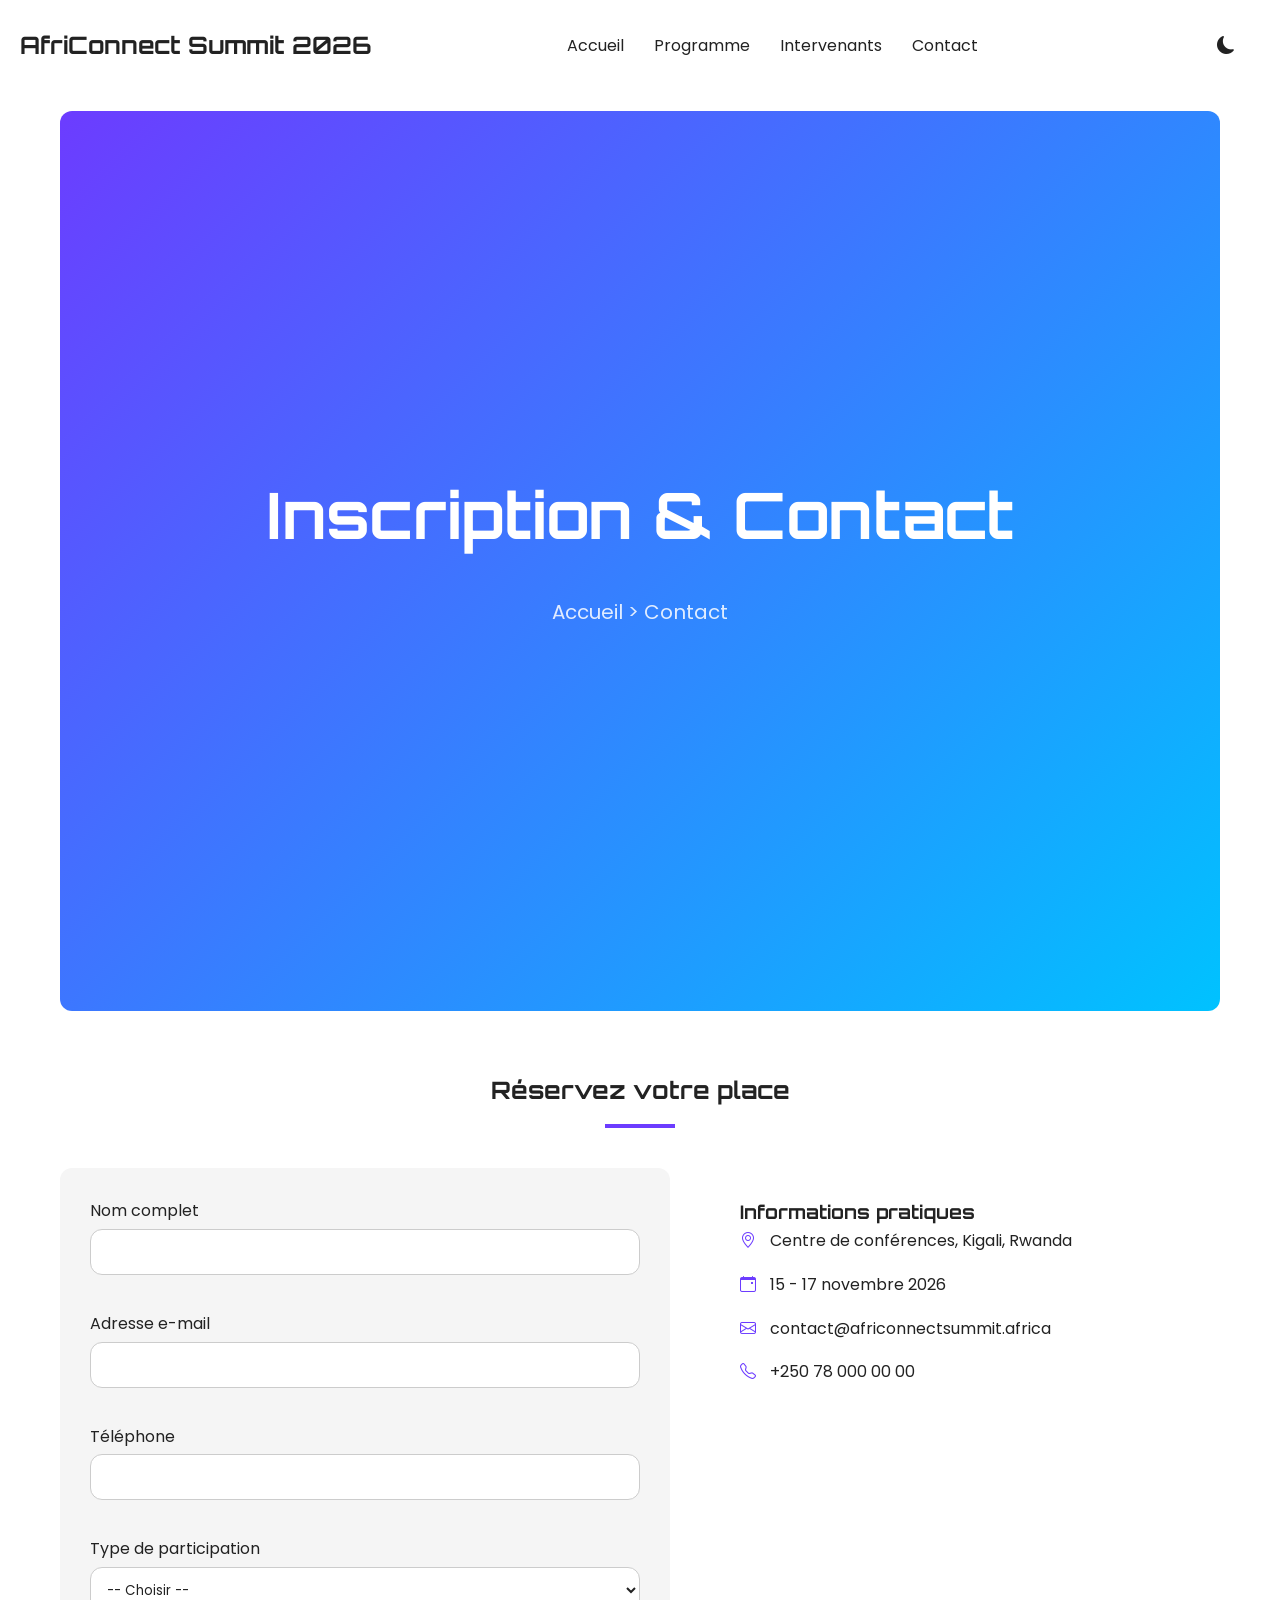
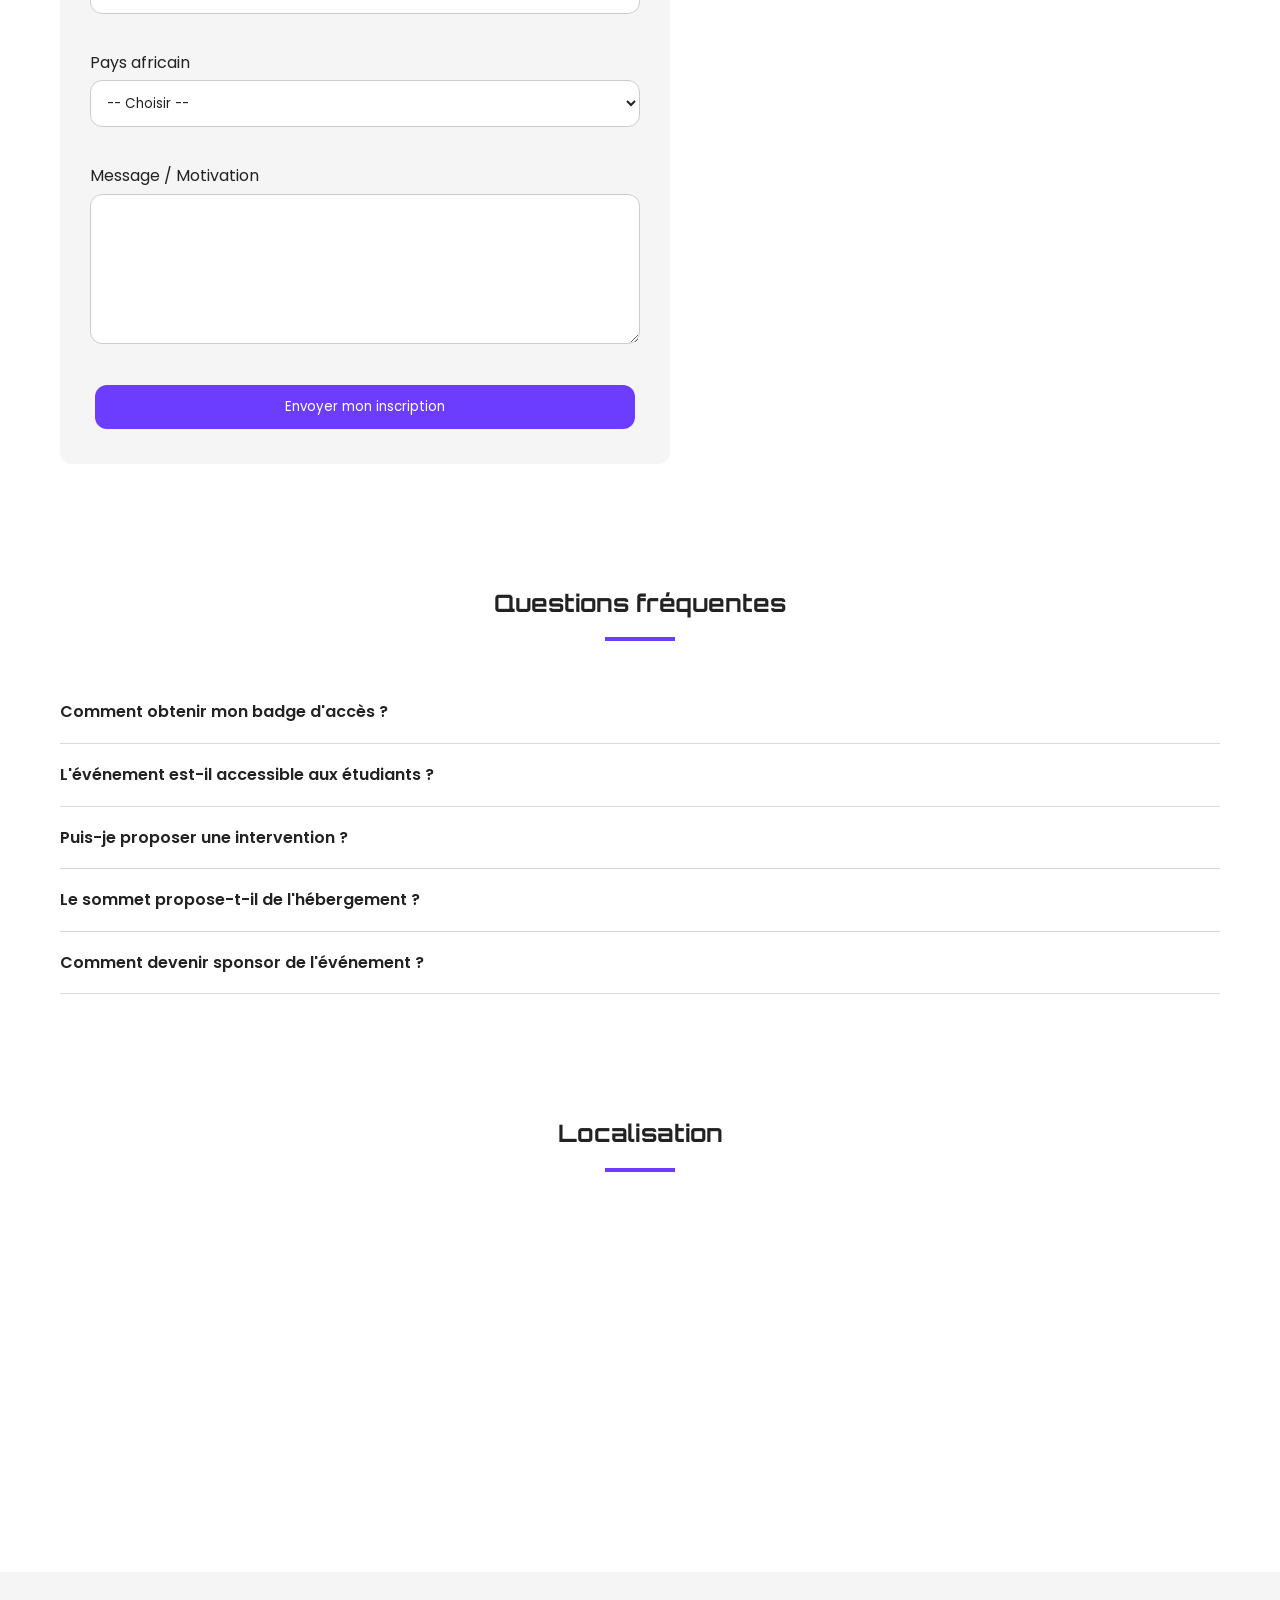
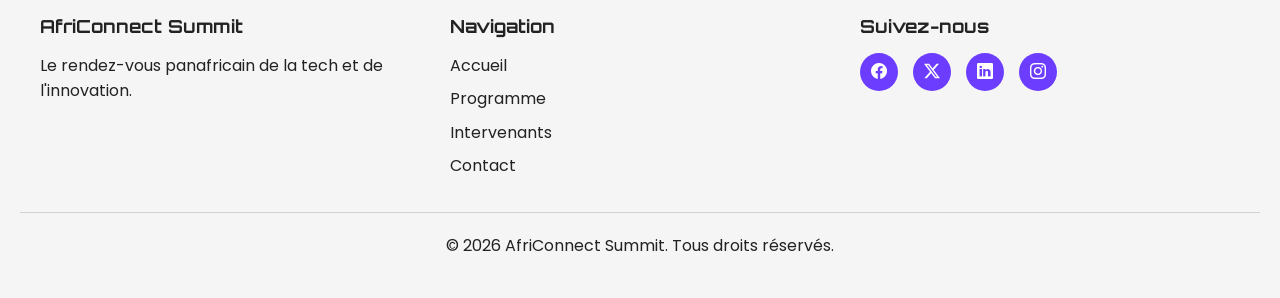
<file: contact.html>
<!DOCTYPE html>
<html lang="fr">
<head>
    <meta charset="UTF-8">
    <meta name="viewport" content="width=device-width, initial-scale=1.0">
    <title>Contact | AfriConnect Summit 2026</title>

    <link rel="stylesheet" href="css/style.css">
    <link rel="stylesheet" href="https://cdn.jsdelivr.net/npm/bootstrap-icons@1.11.3/font/bootstrap-icons.min.css">
    <link rel="preconnect" href="https://fonts.googleapis.com">
    <link rel="preconnect" href="https://fonts.gstatic.com" crossorigin>

    <script src="js/main.js" defer></script>
</head>
<body>

<header>
    <nav>
        <h2>AfriConnect Summit 2026</h2>
        <ul>
            <li><a href="index.html">Accueil</a></li>
            <li><a href="programme.html">Programme</a></li>
            <li><a href="intervenants.html">Intervenants</a></li>
            <li><a href="contact.html">Contact</a></li>
        </ul>

        <button id="theme-toggle" aria-label="Changer de thème">
            <i class="bi bi-moon-fill"></i>
        </button>

        <button id="menu-toggle" aria-label="Menu">
            <i class="bi bi-list"></i>
        </button>
    </nav>
</header>

<main>

    <section class="hero-interne">
        <h1>Inscription & Contact</h1>
        <p class="breadcrumb"><a href="index.html">Accueil</a> &gt; Contact</p>
    </section>

    <!-- Formulaire d'inscription -->
    <section class="reveal">
        <h2>Réservez votre place</h2>

        <div class="contact-columns">

            <form id="inscription-form" novalidate>

                <div id="success-msg" class="success-msg">
                    Merci ! Votre inscription a bien été enregistrée.
                </div>

                <div class="field-group">
                    <label for="nom">Nom complet</label>
                    <input type="text" id="nom" name="nom">
                    <span class="error-msg" id="nom-error"></span>
                </div>

                <div class="field-group">
                    <label for="email">Adresse e-mail</label>
                    <input type="email" id="email" name="email">
                    <span class="error-msg" id="email-error"></span>
                </div>

                <div class="field-group">
                    <label for="telephone">Téléphone</label>
                    <input type="tel" id="telephone" name="telephone">
                    <span class="error-msg" id="telephone-error"></span>
                </div>

                <div class="field-group">
                    <label for="participation">Type de participation</label>
                    <select id="participation" name="participation">
                        <option value="">-- Choisir --</option>
                        <option value="participant">Participant</option>
                        <option value="intervenant">Intervenant</option>
                        <option value="sponsor">Sponsor</option>
                        <option value="presse">Presse</option>
                    </select>
                    <span class="error-msg" id="participation-error"></span>
                </div>

                <div class="field-group">
                    <label for="pays">Pays africain</label>
                    <select id="pays" name="pays">
                        <option value="">-- Choisir --</option>
                        <option value="senegal">Sénégal</option>
                        <option value="cote-ivoire">Côte d'Ivoire</option>
                        <option value="mali">Mali</option>
                        <option value="ghana">Ghana</option>
                        <option value="nigeria">Nigeria</option>
                        <option value="rwanda">Rwanda</option>
                        <option value="kenya">Kenya</option>
                        <option value="maroc">Maroc</option>
                        <option value="algerie">Algérie</option>
                        <option value="tunisie">Tunisie</option>
                        <option value="cameroun">Cameroun</option>
                        <option value="afrique-du-sud">Afrique du Sud</option>
                    </select>
                    <span class="error-msg" id="pays-error"></span>
                </div>

                <div class="field-group">
                    <label for="message">Message / Motivation</label>
                    <textarea id="message" name="message"></textarea>
                    <span class="error-msg" id="message-error"></span>
                </div>

                <button type="submit">Envoyer mon inscription</button>
            </form>

            <div class="contact-info">
                <h3>Informations pratiques</h3>
                <ul>
                    <li><i class="bi bi-geo-alt"></i> Centre de conférences, Kigali, Rwanda</li>
                    <li><i class="bi bi-calendar-event"></i> 15 - 17 novembre 2026</li>
                    <li><i class="bi bi-envelope"></i> contact@africonnectsummit.africa</li>
                    <li><i class="bi bi-telephone"></i> +250 78 000 00 00</li>
                </ul>
            </div>

        </div>
    </section>

    <!-- FAQ en accordéon CSS pur -->
    <section class="reveal">
        <h2>Questions fréquentes</h2>

        <div class="faq-item">
            <input type="checkbox" id="faq1">
            <label for="faq1">Comment obtenir mon badge d'accès ?</label>
            <div class="faq-answer">
                <p>Votre badge est envoyé par e-mail après validation de votre inscription et peut être retiré sur place à l'accueil.</p>
            </div>
        </div>

        <div class="faq-item">
            <input type="checkbox" id="faq2">
            <label for="faq2">L'événement est-il accessible aux étudiants ?</label>
            <div class="faq-answer">
                <p>Oui, un tarif réduit est proposé aux étudiants sur présentation d'une carte valide.</p>
            </div>
        </div>

        <div class="faq-item">
            <input type="checkbox" id="faq3">
            <label for="faq3">Puis-je proposer une intervention ?</label>
            <div class="faq-answer">
                <p>Les propositions d'intervention se font via le formulaire ci-dessus en sélectionnant "Intervenant".</p>
            </div>
        </div>

        <div class="faq-item">
            <input type="checkbox" id="faq4">
            <label for="faq4">Le sommet propose-t-il de l'hébergement ?</label>
            <div class="faq-answer">
                <p>Des partenariats avec des hôtels proches du lieu sont proposés lors de la confirmation d'inscription.</p>
            </div>
        </div>

        <div class="faq-item">
            <input type="checkbox" id="faq5">
            <label for="faq5">Comment devenir sponsor de l'événement ?</label>
            <div class="faq-answer">
                <p>Contactez notre équipe partenariats via le formulaire en sélectionnant "Sponsor".</p>
            </div>
        </div>
    </section>

    <!-- Carte -->
    <section class="reveal">
        <h2>Localisation</h2>
        <div class="map-wrap">
            <iframe
                src="https://www.google.com/maps?q=Kigali%20Convention%20Centre&output=embed"
                loading="lazy"
                referrerpolicy="no-referrer-when-downgrade"
                title="Localisation AfriConnect Summit 2026">
            </iframe>
        </div>
    </section>

</main>

<footer>
    <div class="footer-columns">
        <div>
            <h3>AfriConnect Summit</h3>
            <p>Le rendez-vous panafricain de la tech et de l'innovation.</p>
        </div>
        <div>
            <h3>Navigation</h3>
            <ul>
                <li><a href="index.html">Accueil</a></li>
                <li><a href="programme.html">Programme</a></li>
                <li><a href="intervenants.html">Intervenants</a></li>
                <li><a href="contact.html">Contact</a></li>
            </ul>
        </div>
        <div>
            <h3>Suivez-nous</h3>
            <div class="social-icons">
                <a href="#" aria-label="Facebook"><i class="bi bi-facebook"></i></a>
                <a href="#" aria-label="Twitter/X"><i class="bi bi-twitter-x"></i></a>
                <a href="#" aria-label="LinkedIn"><i class="bi bi-linkedin"></i></a>
                <a href="#" aria-label="Instagram"><i class="bi bi-instagram"></i></a>
            </div>
        </div>
    </div>
    <div class="footer-bottom">
        <p>&copy; <span class="year"></span> AfriConnect Summit. Tous droits réservés.</p>
    </div>
</footer>

<button id="back-to-top" aria-label="Retour en haut">
    <i class="bi bi-arrow-up-circle-fill"></i>
</button>

</body>
</html>
</file>
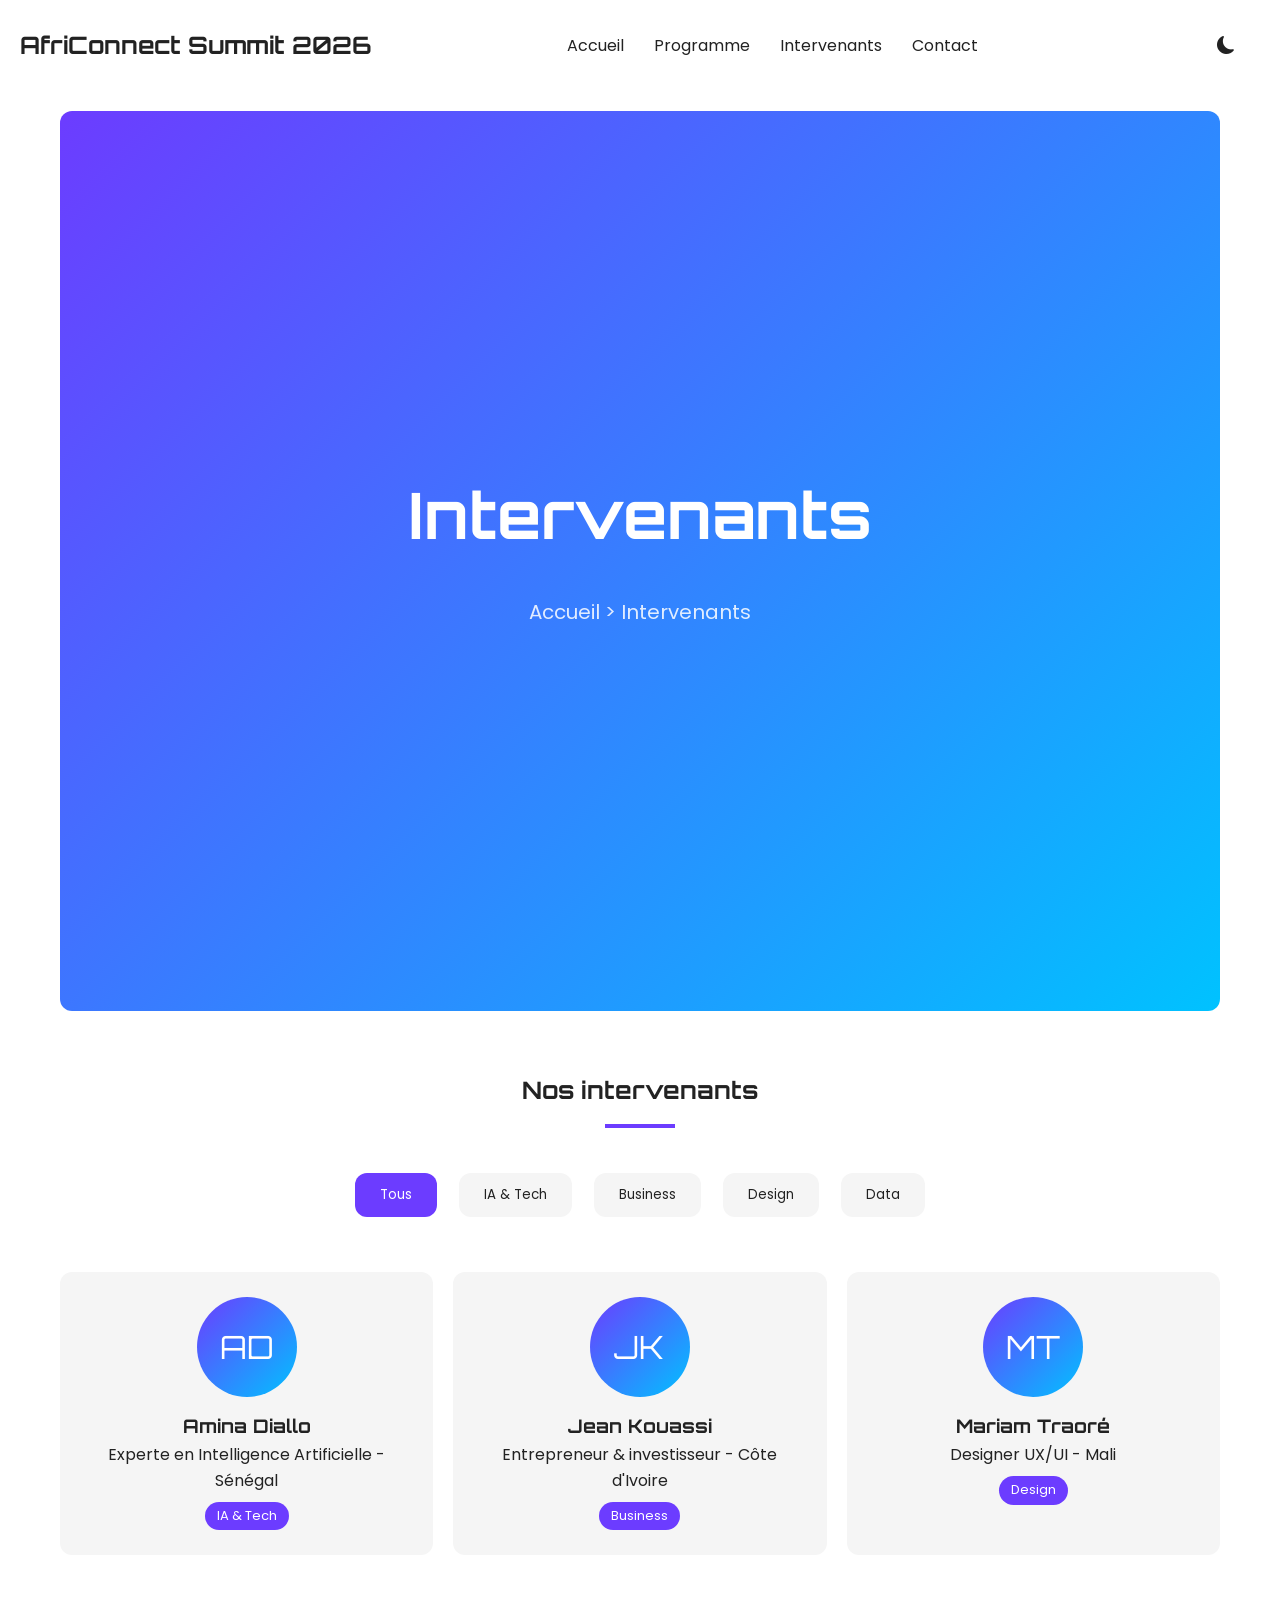
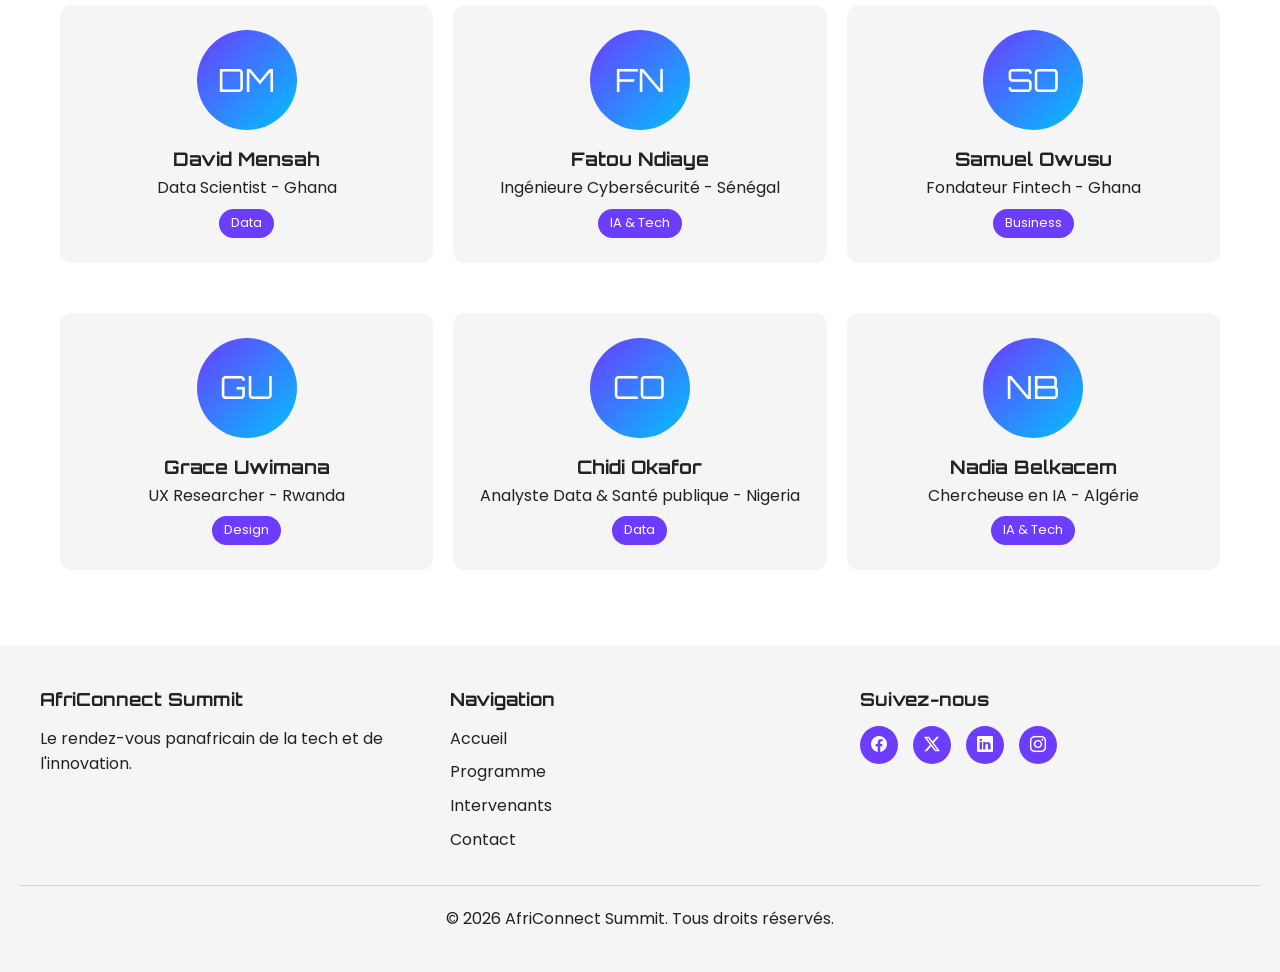
<file: intervenants.html>
<!DOCTYPE html>
<html lang="fr">
<head>
    <meta charset="UTF-8">
    <meta name="viewport" content="width=device-width, initial-scale=1.0">
    <title>Intervenants | AfriConnect Summit 2026</title>

    <link rel="stylesheet" href="css/style.css">
    <link rel="stylesheet" href="https://cdn.jsdelivr.net/npm/bootstrap-icons@1.11.3/font/bootstrap-icons.min.css">
    <link rel="preconnect" href="https://fonts.googleapis.com">
    <link rel="preconnect" href="https://fonts.gstatic.com" crossorigin>

    <script src="js/main.js" defer></script>
</head>
<body>

<header>
    <nav>
        <h2>AfriConnect Summit 2026</h2>
        <ul>
            <li><a href="index.html">Accueil</a></li>
            <li><a href="programme.html">Programme</a></li>
            <li><a href="intervenants.html">Intervenants</a></li>
            <li><a href="contact.html">Contact</a></li>
        </ul>

        <button id="theme-toggle" aria-label="Changer de thème">
            <i class="bi bi-moon-fill"></i>
        </button>

        <button id="menu-toggle" aria-label="Menu">
            <i class="bi bi-list"></i>
        </button>
    </nav>
</header>

<main>

    <section class="hero-interne">
        <h1>Intervenants</h1>
        <p class="breadcrumb"><a href="index.html">Accueil</a> &gt; Intervenants</p>
    </section>

    <section class="reveal">
        <h2>Nos intervenants</h2>

        <div class="filters">
            <button class="filter-btn active" data-filter="tous">Tous</button>
            <button class="filter-btn" data-filter="ia-tech">IA & Tech</button>
            <button class="filter-btn" data-filter="business">Business</button>
            <button class="filter-btn" data-filter="design">Design</button>
            <button class="filter-btn" data-filter="data">Data</button>
        </div>

        <div class="speakers-grid">

            <article class="speaker-card" data-theme="ia-tech">
                <div class="speaker-photo">AD</div>
                <h3>Amina Diallo</h3>
                <p>Experte en Intelligence Artificielle - Sénégal</p>
                <span class="speaker-tag">IA & Tech</span>
            </article>

            <article class="speaker-card" data-theme="business">
                <div class="speaker-photo">JK</div>
                <h3>Jean Kouassi</h3>
                <p>Entrepreneur & investisseur - Côte d'Ivoire</p>
                <span class="speaker-tag">Business</span>
            </article>

            <article class="speaker-card" data-theme="design">
                <div class="speaker-photo">MT</div>
                <h3>Mariam Traoré</h3>
                <p>Designer UX/UI - Mali</p>
                <span class="speaker-tag">Design</span>
            </article>

            <article class="speaker-card" data-theme="data">
                <div class="speaker-photo">DM</div>
                <h3>David Mensah</h3>
                <p>Data Scientist - Ghana</p>
                <span class="speaker-tag">Data</span>
            </article>

            <article class="speaker-card" data-theme="ia-tech">
                <div class="speaker-photo">FN</div>
                <h3>Fatou Ndiaye</h3>
                <p>Ingénieure Cybersécurité - Sénégal</p>
                <span class="speaker-tag">IA & Tech</span>
            </article>

            <article class="speaker-card" data-theme="business">
                <div class="speaker-photo">SO</div>
                <h3>Samuel Owusu</h3>
                <p>Fondateur Fintech - Ghana</p>
                <span class="speaker-tag">Business</span>
            </article>

            <article class="speaker-card" data-theme="design">
                <div class="speaker-photo">GU</div>
                <h3>Grace Uwimana</h3>
                <p>UX Researcher - Rwanda</p>
                <span class="speaker-tag">Design</span>
            </article>

            <article class="speaker-card" data-theme="data">
                <div class="speaker-photo">CO</div>
                <h3>Chidi Okafor</h3>
                <p>Analyste Data & Santé publique - Nigeria</p>
                <span class="speaker-tag">Data</span>
            </article>

            <article class="speaker-card" data-theme="ia-tech">
                <div class="speaker-photo">NB</div>
                <h3>Nadia Belkacem</h3>
                <p>Chercheuse en IA - Algérie</p>
                <span class="speaker-tag">IA & Tech</span>
            </article>

        </div>
    </section>

</main>

<footer>
    <div class="footer-columns">
        <div>
            <h3>AfriConnect Summit</h3>
            <p>Le rendez-vous panafricain de la tech et de l'innovation.</p>
        </div>
        <div>
            <h3>Navigation</h3>
            <ul>
                <li><a href="index.html">Accueil</a></li>
                <li><a href="programme.html">Programme</a></li>
                <li><a href="intervenants.html">Intervenants</a></li>
                <li><a href="contact.html">Contact</a></li>
            </ul>
        </div>
        <div>
            <h3>Suivez-nous</h3>
            <div class="social-icons">
                <a href="#" aria-label="Facebook"><i class="bi bi-facebook"></i></a>
                <a href="#" aria-label="Twitter/X"><i class="bi bi-twitter-x"></i></a>
                <a href="#" aria-label="LinkedIn"><i class="bi bi-linkedin"></i></a>
                <a href="#" aria-label="Instagram"><i class="bi bi-instagram"></i></a>
            </div>
        </div>
    </div>
    <div class="footer-bottom">
        <p>&copy; <span class="year"></span> AfriConnect Summit. Tous droits réservés.</p>
    </div>
</footer>

<button id="back-to-top" aria-label="Retour en haut">
    <i class="bi bi-arrow-up-circle-fill"></i>
</button>

</body>
</html>
</file>
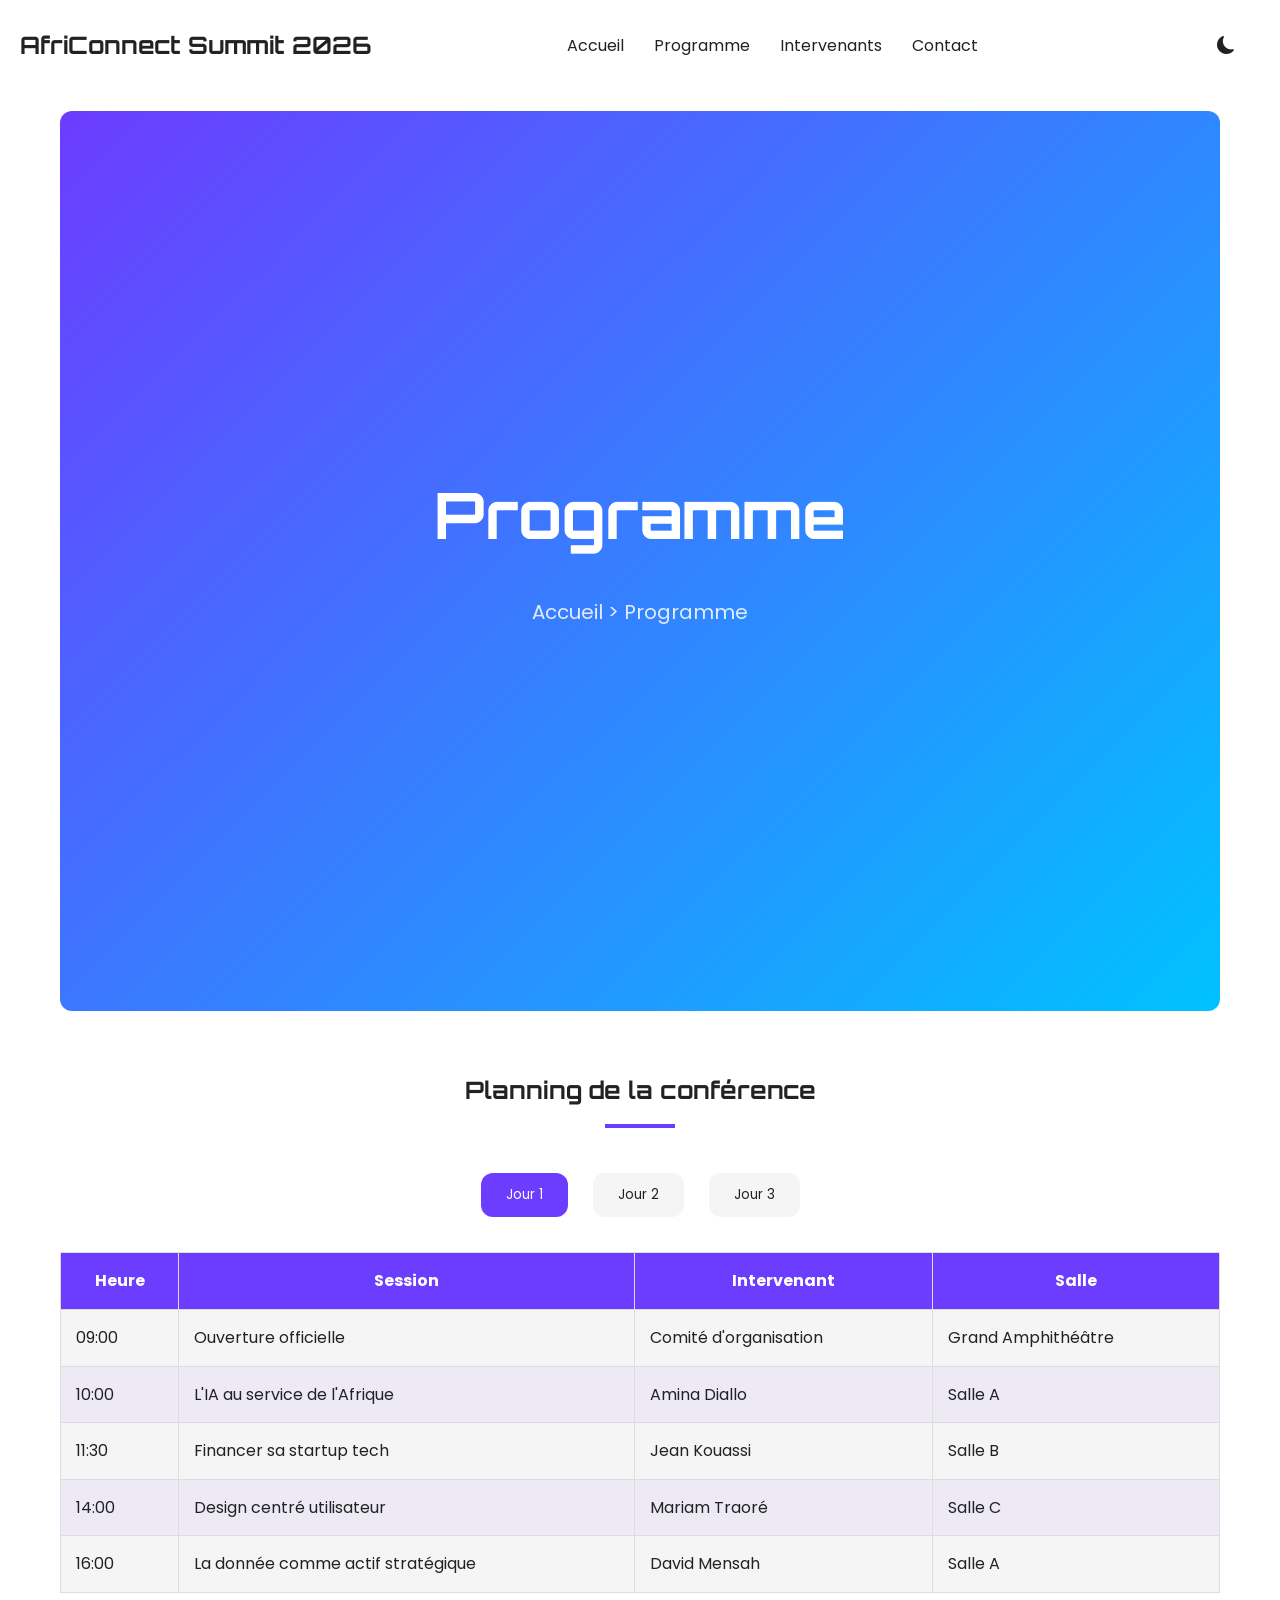
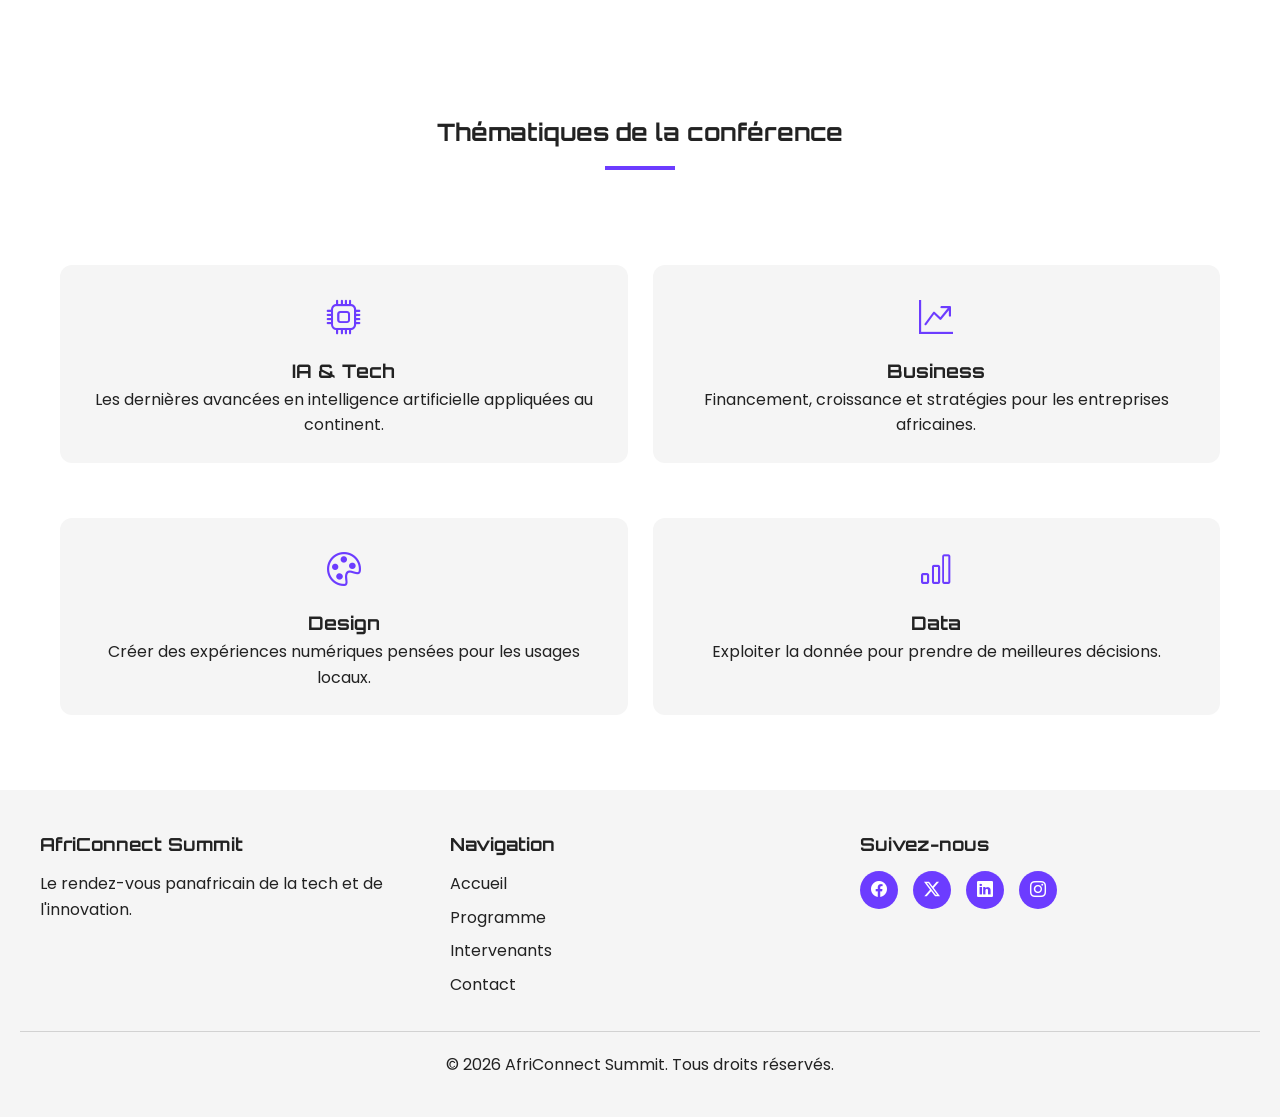
<file: programme.html>
<!DOCTYPE html>
<html lang="fr">
<head>
    <meta charset="UTF-8">
    <meta name="viewport" content="width=device-width, initial-scale=1.0">
    <title>Programme | AfriConnect Summit 2026</title>

    <link rel="stylesheet" href="css/style.css">
    <link rel="stylesheet" href="https://cdn.jsdelivr.net/npm/bootstrap-icons@1.11.3/font/bootstrap-icons.min.css">
    <link rel="preconnect" href="https://fonts.googleapis.com">
    <link rel="preconnect" href="https://fonts.gstatic.com" crossorigin>

    <script src="js/main.js" defer></script>
</head>
<body>

<header>
    <nav>
        <h2>AfriConnect Summit 2026</h2>
        <ul>
            <li><a href="index.html">Accueil</a></li>
            <li><a href="programme.html">Programme</a></li>
            <li><a href="intervenants.html">Intervenants</a></li>
            <li><a href="contact.html">Contact</a></li>
        </ul>

        <button id="theme-toggle" aria-label="Changer de thème">
            <i class="bi bi-moon-fill"></i>
        </button>

        <button id="menu-toggle" aria-label="Menu">
            <i class="bi bi-list"></i>
        </button>
    </nav>
</header>

<main>

    <section class="hero-interne">
        <h1>Programme</h1>
        <p class="breadcrumb"><a href="index.html">Accueil</a> &gt; Programme</p>
    </section>

    <!-- Onglets 3 jours -->
    <section class="reveal">
        <h2>Planning de la conférence</h2>

        <div class="tabs-nav">
            <button class="tab-btn active" data-day="jour1">Jour 1</button>
            <button class="tab-btn" data-day="jour2">Jour 2</button>
            <button class="tab-btn" data-day="jour3">Jour 3</button>
        </div>

        <!-- Jour 1 -->
        <div id="jour1" class="day-panel active table-wrap">
            <table>
                <thead>
                    <tr><th>Heure</th><th>Session</th><th>Intervenant</th><th>Salle</th></tr>
                </thead>
                <tbody>
                    <tr><td>09:00</td><td>Ouverture officielle</td><td>Comité d'organisation</td><td>Grand Amphithéâtre</td></tr>
                    <tr><td>10:00</td><td>L'IA au service de l'Afrique</td><td>Amina Diallo</td><td>Salle A</td></tr>
                    <tr><td>11:30</td><td>Financer sa startup tech</td><td>Jean Kouassi</td><td>Salle B</td></tr>
                    <tr><td>14:00</td><td>Design centré utilisateur</td><td>Mariam Traoré</td><td>Salle C</td></tr>
                    <tr><td>16:00</td><td>La donnée comme actif stratégique</td><td>David Mensah</td><td>Salle A</td></tr>
                </tbody>
            </table>
        </div>

        <!-- Jour 2 -->
        <div id="jour2" class="day-panel table-wrap">
            <table>
                <thead>
                    <tr><th>Heure</th><th>Session</th><th>Intervenant</th><th>Salle</th></tr>
                </thead>
                <tbody>
                    <tr><td>09:00</td><td>Cybersécurité en Afrique</td><td>Fatou Ndiaye</td><td>Salle A</td></tr>
                    <tr><td>10:30</td><td>Scaler une fintech panafricaine</td><td>Samuel Owusu</td><td>Salle B</td></tr>
                    <tr><td>12:00</td><td>UX Research sur le terrain</td><td>Grace Uwimana</td><td>Salle C</td></tr>
                    <tr><td>14:30</td><td>Data & santé publique</td><td>Chidi Okafor</td><td>Salle A</td></tr>
                    <tr><td>16:30</td><td>Table ronde investisseurs</td><td>Panel d'experts</td><td>Grand Amphithéâtre</td></tr>
                </tbody>
            </table>
        </div>

        <!-- Jour 3 -->
        <div id="jour3" class="day-panel table-wrap">
            <table>
                <thead>
                    <tr><th>Heure</th><th>Session</th><th>Intervenant</th><th>Salle</th></tr>
                </thead>
                <tbody>
                    <tr><td>09:00</td><td>Startups et intelligence artificielle</td><td>Nadia Belkacem</td><td>Salle A</td></tr>
                    <tr><td>10:30</td><td>Design systems à grande échelle</td><td>Kwame Boateng</td><td>Salle B</td></tr>
                    <tr><td>12:00</td><td>Data storytelling</td><td>Aisha Bello</td><td>Salle C</td></tr>
                    <tr><td>14:00</td><td>Ateliers pratiques au choix</td><td>Équipe pédagogique</td><td>Salles A · B · C</td></tr>
                    <tr><td>17:00</td><td>Cérémonie de clôture</td><td>Comité d'organisation</td><td>Grand Amphithéâtre</td></tr>
                </tbody>
            </table>
        </div>
    </section>

    <!-- Thématiques -->
    <section class="themes-grid reveal">
        <h2>Thématiques de la conférence</h2>

        <article>
            <i class="bi bi-cpu"></i>
            <h3>IA & Tech</h3>
            <p>Les dernières avancées en intelligence artificielle appliquées au continent.</p>
        </article>

        <article>
            <i class="bi bi-graph-up-arrow"></i>
            <h3>Business</h3>
            <p>Financement, croissance et stratégies pour les entreprises africaines.</p>
        </article>

        <article>
            <i class="bi bi-palette"></i>
            <h3>Design</h3>
            <p>Créer des expériences numériques pensées pour les usages locaux.</p>
        </article>

        <article>
            <i class="bi bi-bar-chart"></i>
            <h3>Data</h3>
            <p>Exploiter la donnée pour prendre de meilleures décisions.</p>
        </article>
    </section>

</main>

<footer>
    <div class="footer-columns">
        <div>
            <h3>AfriConnect Summit</h3>
            <p>Le rendez-vous panafricain de la tech et de l'innovation.</p>
        </div>
        <div>
            <h3>Navigation</h3>
            <ul>
                <li><a href="index.html">Accueil</a></li>
                <li><a href="programme.html">Programme</a></li>
                <li><a href="intervenants.html">Intervenants</a></li>
                <li><a href="contact.html">Contact</a></li>
            </ul>
        </div>
        <div>
            <h3>Suivez-nous</h3>
            <div class="social-icons">
                <a href="#" aria-label="Facebook"><i class="bi bi-facebook"></i></a>
                <a href="#" aria-label="Twitter/X"><i class="bi bi-twitter-x"></i></a>
                <a href="#" aria-label="LinkedIn"><i class="bi bi-linkedin"></i></a>
                <a href="#" aria-label="Instagram"><i class="bi bi-instagram"></i></a>
            </div>
        </div>
    </div>
    <div class="footer-bottom">
        <p>&copy; <span class="year"></span> AfriConnect Summit. Tous droits réservés.</p>
    </div>
</footer>

<button id="back-to-top" aria-label="Retour en haut">
    <i class="bi bi-arrow-up-circle-fill"></i>
</button>

</body>
</html>
</file>
<file: css/style.css>
/* =========================== AfriConnect Summit 2026 Style global et responsive ================== */
/* Import des polices Google */
@import url('https://fonts.googleapis.com/css2?family=Orbitron:wght@500;700&family=Poppins:wght@300;400;500;600&display=swap');

/* ================ Variables globale ================ */
:root {
    --primary-color: #6c3cff;
    --secondary-color: #00c2ff;
    --accent-color: #ffb703;

    --background-color: #ffffff;
    --text-color: #222222;
    --card-color: #f5f5f5;
    --title-font: "Orbitron", sans-serif;
    --body-font: "Poppins", sans-serif;
    --spacing: 20px;
    --radius: 12px;
    --transition: 0.3s ease;
}
/* ========= Variables Dark Mode ======== */
[data-theme="dark"] {
    --background-color: #090909;
    --text-color: #ffffff;
    --card-color: #171717;
}
/* ======= Reset CSS ======= */
* {
    margin:0;
    padding:0;
    box-sizing:border-box;
}

body {
    background:var(--background-color);
    color:var(--text-color);
    font-family:var(--body-font);
    line-height:1.6;
}
a {
    text-decoration:none;
    color:inherit;
}
ul {
    list-style:none;
}
img {
    max-width:100%;
}
/* ===== Navigation ====== */
header {
    width:100%;
    position:sticky;
    top:0;
    z-index:100;
    background:var(--background-color);
    transition:var(--transition);
}
nav {
    display:flex;
    justify-content:space-between;
    align-items:center;
    padding:var(--spacing);
}
nav h2 {
    font-family:var(--title-font);
}
nav ul {
    display:flex;
    align-items:center;
    gap:30px;
}
nav a {
    transition:var(--transition);
}
nav a:hover {
    color:var(--primary-color);
}
/* ======== Sections générales ======= */
main {
    width:100%;
    max-width:1200px;
    margin:auto;
    padding:0 var(--spacing);
}
section {
    padding:60px 0;
}

h1,
h2,
h3 {
    font-family:var(--title-font);
}

/* ========== Boutons ============== */
button {
    padding:12px 25px;
    border:none;
    border-radius:var(--radius);
    background:var(--primary-color);
    color:white;
    cursor:pointer;
    transition:var(--transition);
    font-family:var(--body-font);
}
button:hover {
    transform:translateY(-3px);
}
/* =========== Cartes ============== */
article {
    background:var(--card-color);
    padding:25px;
    border-radius:var(--radius);
    transition:var(--transition);
}
article:hover {
    transform:translateY(-5px);
}
/* ========= Grilles ========== */
section article {
    margin:15px 0;
}
/* Préparation CSS Grid */
.grid-container {
    display:grid;
    grid-template-columns:repeat(3,1fr);
    gap:20px;
}
/* Préparation Flexbox */
.flex-container {
    display:flex;
    justify-content:center;
    align-items:center;
    gap:20px;
}
/* =========== Formulaire ============== */
form {
    display:flex;
    flex-direction:column;
    gap:15px;
}
input,
textarea,
select {
    padding:12px;
    border-radius:var(--radius);
    border:1px solid #ccc;
    font-family:var(--body-font);
    background:var(--background-color);
    color:var(--text-color);
    width:100%;
}
/* ============= Tableau programme ============== */
table {
    width:100%;
    border-collapse:collapse;
}
td,
th {
    padding:15px;
    border:1px solid #ddd;
}
/* ======== Footer ========= */
footer {
    padding:40px var(--spacing);
    text-align:center;
    background:var(--card-color);
}
/* ============ Responsive Mobile 375px ===========*/
@media(max-width:375px){
    nav {
        flex-direction:column;
        gap:20px;
    }
    nav ul {
        flex-direction:column;
        text-align:center;
    }
    main {
        width:95%;
    }
    h1 {
        font-size:30px;
    }
    .grid-container {
        grid-template-columns:1fr;
    }
}
/* ====== Responsive Tablette 768px ======= */
@media(max-width:768px){
    nav ul {
        gap:15px;
    }
    .grid-container {
        grid-template-columns:repeat(2,1fr);

    }
}
/* ======= Desktop 1200px+ ======= */
@media(min-width:1200px){
    main {
        max-width:1200px;
    }
}
/* ======= Mise en forme des sections et animations CS ========= */
/* ================= HERO ================= */
main section:first-child {
    min-height:80vh;
    display:flex;
    flex-direction:column;
    justify-content:center;
    align-items:center;
    text-align:center;
    background:linear-gradient(
        135deg,
        var(--primary-color),
        var(--secondary-color)
    );
    color:white;
    border-radius:var(--radius);
    animation:fadeDown 1s ease;
}
main section:first-child h1 {
    font-size:clamp(35px,5vw,70px);
    margin-bottom:20px;
}
main section:first-child p {
    max-width:700px;
    font-size:20px;
    margin-bottom:30px;
}
main section:first-child button {
    margin:10px;
    background:white;
    color:var(--primary-color);
}
/* ================= TITRES ================= */
section h2 {
    text-align:center;
    width:100%;
    margin-bottom:40px;
}
section h2::after {
    content:"";
    display:block;
    width:70px;
    height:4px;
    background:var(--primary-color);
    margin:15px auto;
}
/* ================= CHIFFRES ================= */
.stats-section {
    display:grid;
    grid-template-columns:repeat(4,1fr);
    gap:25px;
}
.stats-section h2 {
    grid-column:1 / -1;
}
.stats-section article {
    text-align:center;
}
.stats-section h3 {
    font-size:40px;
    color:var(--primary-color);
}
/* ================= POURQUOI PARTICIPER ================= */
.why-section {
    display:flex;
    flex-wrap:wrap;
    justify-content:center;
    gap:25px;
}
.why-section h2 {
    flex-basis:100%;
}
.why-section article {
    width:30%;
    text-align:center;
}
.why-section i {
    font-size:35px;
    color:var(--primary-color);
    margin-bottom:15px;
    display:block;
}
/* ================= INTERVENANTS ================= */
.speakers-section {
    display:grid;
    grid-template-columns:repeat(4,1fr);
    gap:20px;
}
.speakers-section h2 {
    grid-column:1 / -1;
}
.speakers-section article {
    text-align:center;
}
.speakers-section .cta-wrap {
    grid-column:1 / -1;
    text-align:center;
}
.speakers-grid {
    display:grid;
    grid-template-columns:repeat(3,1fr);
    gap:20px;
}
.speaker-photo {
    width:100px;
    height:100px;
    border-radius:50%;
    background:linear-gradient(135deg,var(--primary-color),var(--secondary-color));
    margin:0 auto 15px;
    display:flex;
    align-items:center;
    justify-content:center;
    color:white;
    font-size:32px;
    font-family:var(--title-font);
}
/* ================= SPONSORS ================= */
.sponsors-section {
    display:flex;
    flex-wrap:wrap;
    justify-content:center;
    gap:30px;
}
.sponsors-section h2 {
    flex-basis:100%;
}
.sponsors-section article {
    flex:1;
    text-align:center;
}
.sponsors-section article:first-of-type {
    transform:scale(1.1);
    border:3px solid var(--accent-color);
}
.sponsors-section article:nth-of-type(3) {
    flex:0.8;
    opacity:.85;
}
/* ================= PROGRAMME ================= */
table {
    background:var(--card-color);
}
th {
    background:var(--primary-color);
    color:white;
}
tbody tr:nth-child(even) {
    background:rgba(108,60,255,0.06);
}
main section button {
    margin:5px;
}
/* ================= CONTACT ================= */
form {
    background:var(--card-color);
    padding:30px;
    border-radius:var(--radius);
}
textarea {
    min-height:150px;
}
/* ================= ANIMATIONS ================= */
@keyframes fadeDown {
from {
    opacity:0;
    transform:translateY(-40px);
}
to {
    opacity:1;
    transform:translateY(0);
}
}
@keyframes zoom {
from {
    opacity:0;
    transform:scale(.8);
}
to {
    opacity:1;
    transform:scale(1);
}
}
@keyframes slide {
from {
    opacity:0;
    transform:translateX(-50px);
}
to {
    opacity:1;
    transform:translateX(0);
}
}
/* ================= HOVER ================= */
article:hover {
    transform:translateY(-8px);
    box-shadow:0 10px 30px rgba(0,0,0,0.15);
}
button:hover {
    background:var(--secondary-color);
}
/* ================= RESPONSIVE ================= */
@media(max-width:768px){
.stats-section,
.speakers-section,
.speakers-grid {
    grid-template-columns:1fr;
}
.why-section,
.sponsors-section {
    flex-direction:column;
}
.why-section article {
    width:100%;
}
}
@media(min-width:769px) and (max-width:1200px){
.stats-section,
.speakers-section {
    grid-template-columns:repeat(2,1fr);
}
.speakers-grid {
    grid-template-columns:repeat(2,1fr);
}
}
@media(min-width:1200px){
main section:first-child {
    min-height:100vh;
}
}
/* ===== Navbar Scroll ===== */
.scrolled{
    background:var(--background-color);
    box-shadow:0 4px 15px rgba(0,0,0,.15);
}
[data-theme="dark"] .scrolled{
    background:#111;
}
/* ===== Bouton retour ===== */
#back-to-top{
    position:fixed;
    right:20px;
    bottom:20px;
    width:45px;
    height:45px;
    border-radius:50%;
    display:none;
    align-items:center;
    justify-content:center;
    font-size:20px;
    z-index:200;
}
/* ===== Bouton Dark ===== */
#theme-toggle{
    margin-left:20px;
    background:transparent;
    color:inherit;
    font-size:18px;
}
#theme-toggle:hover{
    transform:none;
    background:transparent;
}
/* ===== Hamburger ===== */
#menu-toggle{
    display:none;
    background:transparent;
    color:inherit;
    font-size:22px;
}
#menu-toggle:hover{
    transform:none;
    background:transparent;
}
@media(max-width:768px){
    #menu-toggle{
        display:block;
    }
}
@media(max-width:768px){
    nav ul{
        display:none;
        flex-direction:column;
        position:absolute;
        top:100%;
        left:0;
        width:100%;
        background:var(--background-color);
        padding:20px;
        box-shadow:0 10px 15px rgba(0,0,0,.1);
    }
    nav ul.open{
        display:flex;
    }
}
/* ================= BLOC AJOUTÉ : page Programme ================== */
.breadcrumb {
    text-align:center;
    opacity:.85;
    margin-top:10px;
}
.breadcrumb a:hover {
    color:var(--primary-color);
}
.hero-interne {
    min-height:35vh;
    display:flex;
    flex-direction:column;
    justify-content:center;
    align-items:center;
    text-align:center;
    background:linear-gradient(135deg,var(--primary-color),var(--secondary-color));
    color:white;
    border-radius:var(--radius);
    margin-top:20px;
}
.tabs-nav {
    display:flex;
    justify-content:center;
    gap:15px;
    flex-wrap:wrap;
    margin-bottom:30px;
}
.tab-btn {
    background:var(--card-color);
    color:var(--text-color);
}
.tab-btn.active {
    background:var(--primary-color);
    color:white;
}
.day-panel {
    display:none;
}
.day-panel.active {
    display:block
}
.table-wrap {
    overflow-x:auto;
}
.themes-grid {
    display:grid;
    grid-template-columns:repeat(2,1fr);
    gap:25px;
}
.themes-grid h2 {
    grid-column:1 / -1;
}
.themes-grid article {
    text-align:center;
}
.themes-grid i {
    font-size:34px;
    color:var(--primary-color);
    display:block;
    margin-bottom:12px;
}
@media(max-width:768px){
    .themes-grid {
        grid-template-columns:1fr;
    }
}
/* ============== BLOC AJOUTÉ : page Intervenants ============== */
.filters {
    display:flex;
    justify-content:center;
    flex-wrap:wrap;
    gap:12px;
    margin-bottom:35px;
}
.filter-btn {
    background:var(--card-color);
    color:var(--text-color);
}
.filter-btn.active {
    background:var(--primary-color);
    color:white;
}
.speaker-card {
    text-align:center;
    transition:var(--transition);
}
.speaker-card.hidden {
    display:none;
}
.speaker-tag {
    display:inline-block;
    margin-top:8px;
    padding:4px 12px;
    border-radius:20px;
    background:var(--primary-color);
    color:white;
    font-size:13px;
}
/* ==========  BLOC AJOUTÉ : page Contact =========== */
.contact-columns {
    display:flex;
    gap:40px;
    align-items:flex-start;
    flex-wrap:wrap;
}
.contact-columns form {
    flex:1 1 400px;
}
.contact-info {
    flex:1 1 300px;
    padding:30px;
}
.contact-info li {
    margin-bottom:18px;
}
.contact-info i {
    color:var(--primary-color);
    margin-right:10px;
}
.field-group {
    display:flex;
    flex-direction:column;
    gap:5px;
}
.field-group input.valid,
.field-group select.valid,
.field-group textarea.valid {
    border-color:#2ecc71;
}
.field-group input.invalid,
.field-group select.invalid,
.field-group textarea.invalid {
    border-color:#e74c3c;
}
.error-msg {
    color:#e74c3c;
    font-size:13px;
    min-height:16px;
}
.success-msg {
    display:none;
    background:#2ecc71;
    color:white;
    padding:15px;
    border-radius:var(--radius);
    text-align:center;
}
.success-msg.show {
    display:block;
}
.faq-item {
    border-bottom:1px solid rgba(128,128,128,.3);
}
.faq-item summary,
.faq-item label {
    cursor:pointer;
    padding:18px 0;
    font-weight:600;
    display:block;
    list-style:none;
}
.faq-item input[type="checkbox"] {
    display:none;
}
.faq-answer {
    max-height:0;
    overflow:hidden;
    transition:max-height .35s ease, padding .35s ease;
    padding:0;
}
.faq-item input:checked ~ .faq-answer {
    max-height:200px;
    padding-bottom:18px;
}
.map-wrap{
    display: flex;
    justify-content: center;
    align-items: center;
}
.map-wrap iframe{
    width: 700px; 
    max-width: 100%;
    height: 300px;
    border: 0;
    border-radius: var(--radius);
}
@media(max-width:768px){
    .contact-columns {
        flex-direction:column;
    }
}
.countdown {
    display:flex;
    gap:20px;
    margin-bottom:25px;
    flex-wrap:wrap;
    justify-content:center;
}
.countdown div {
    background:rgba(255,255,255,.15);
    padding:15px 20px;
    border-radius:var(--radius);
    min-width:80px;
}
.countdown span {
    display:block;
    font-family:var(--title-font);
    font-size:28px;
}
.countdown small {
    font-size:12px;
    letter-spacing:1px;
}
.reveal {
    opacity:0;
    transform:translateY(30px);
    transition:opacity .7s ease, transform .7s ease;
}
.reveal.visible {
    opacity:1;
    transform:translateY(0);
}
.reveal-left {
    opacity:0;
    transform:translateX(-50px);
    transition:opacity .7s ease, transform .7s ease;
}
.reveal-left.visible {
    opacity:1;
    transform:translateX(0);
}
.footer-columns {
    display:flex;
    justify-content:space-between;
    flex-wrap:wrap;
    gap:30px;
    max-width:1200px;
    margin:0 auto 25px;
    text-align:left;
}
.footer-columns > div {
    flex:1 1 200px;
}
.footer-columns h3 {
    margin-bottom:12px;
    font-size:18px;
}
.footer-columns li {
    margin-bottom:8px;
}
.footer-columns li a:hover {
    color:var(--primary-color);
}
.social-icons {
    display:flex;
    gap:15px;
}
.social-icons a {
    width:38px;
    height:38px;
    border-radius:50%;
    background:var(--primary-color);
    color:white;
    display:flex;
    align-items:center;
    justify-content:center;
    transition:var(--transition);
}
.social-icons a:hover {
    background:var(--secondary-color);
}
.footer-bottom {
    border-top:1px solid rgba(128,128,128,.3);
    padding-top:20px;
}
</file>
